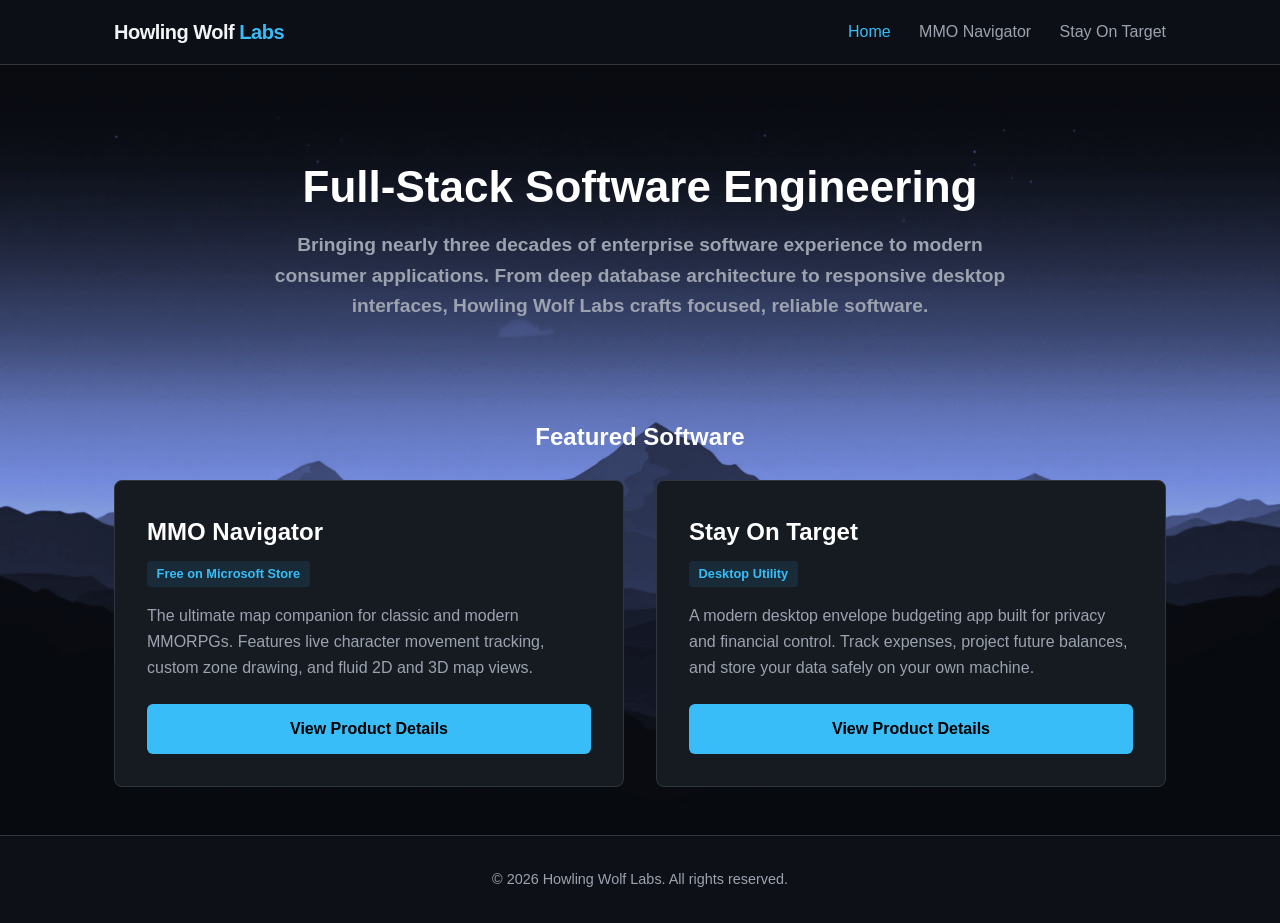
<file: index.html>
<!DOCTYPE html>
<html lang="en">
<head>
  <meta charset="UTF-8">
  <meta name="viewport" content="width=device-width, initial-scale=1.0">
  <title>Howling Wolf Labs | Software Engineering</title>
  <link rel="stylesheet" href="styles.css">
</head>
<body>

  <header>
    <div class="nav-container">
      <a href="index.html" class="brand-logo">Howling Wolf <span>Labs</span></a>
      <nav>
        <a href="index.html" class="active">Home</a>
        <a href="mmo-navigator.html">MMO Navigator</a>
        <a href="stay-on-target.html">Stay On Target</a>
      </nav>
    </div>
  </header>
<div class="main-background">

  <main>
    <section class="hero hero-dark">
      <h1>Full-Stack Software Engineering</h1>
      <p>Bringing nearly three decades of enterprise software experience to modern consumer applications. From deep database architecture to responsive desktop interfaces, Howling Wolf Labs crafts focused, reliable software.</p>
    </section>

    <h2 style="margin-bottom: 1.5rem; text-align: center;">Featured Software</h2>

    <div class="grid">
      <!-- MMO Navigator Card -->
      <div class="card">
        <div>
          <h2>MMO Navigator</h2>
          <span class="badge">Free on Microsoft Store</span>
          <p>The ultimate map companion for classic and modern MMORPGs. Features live character movement tracking, custom zone drawing, and fluid 2D and 3D map views.</p>
        </div>
        <a href="mmo-navigator.html" class="btn">View Product Details</a>
      </div>

      <!-- Stay On Target Card -->
      <div class="card">
        <div>
          <h2>Stay On Target</h2>
          <span class="badge">Desktop Utility</span>
          <p>A modern desktop envelope budgeting app built for privacy and financial control. Track expenses, project future balances, and store your data safely on your own machine.</p>
        </div>
        <a href="stay-on-target.html" class="btn">View Product Details</a>
      </div>
    </div>
  </main>
</div>

  <footer>
    <p>&copy; 2026 Howling Wolf Labs. All rights reserved.</p>
  </footer>

</body>
</html>
</file>
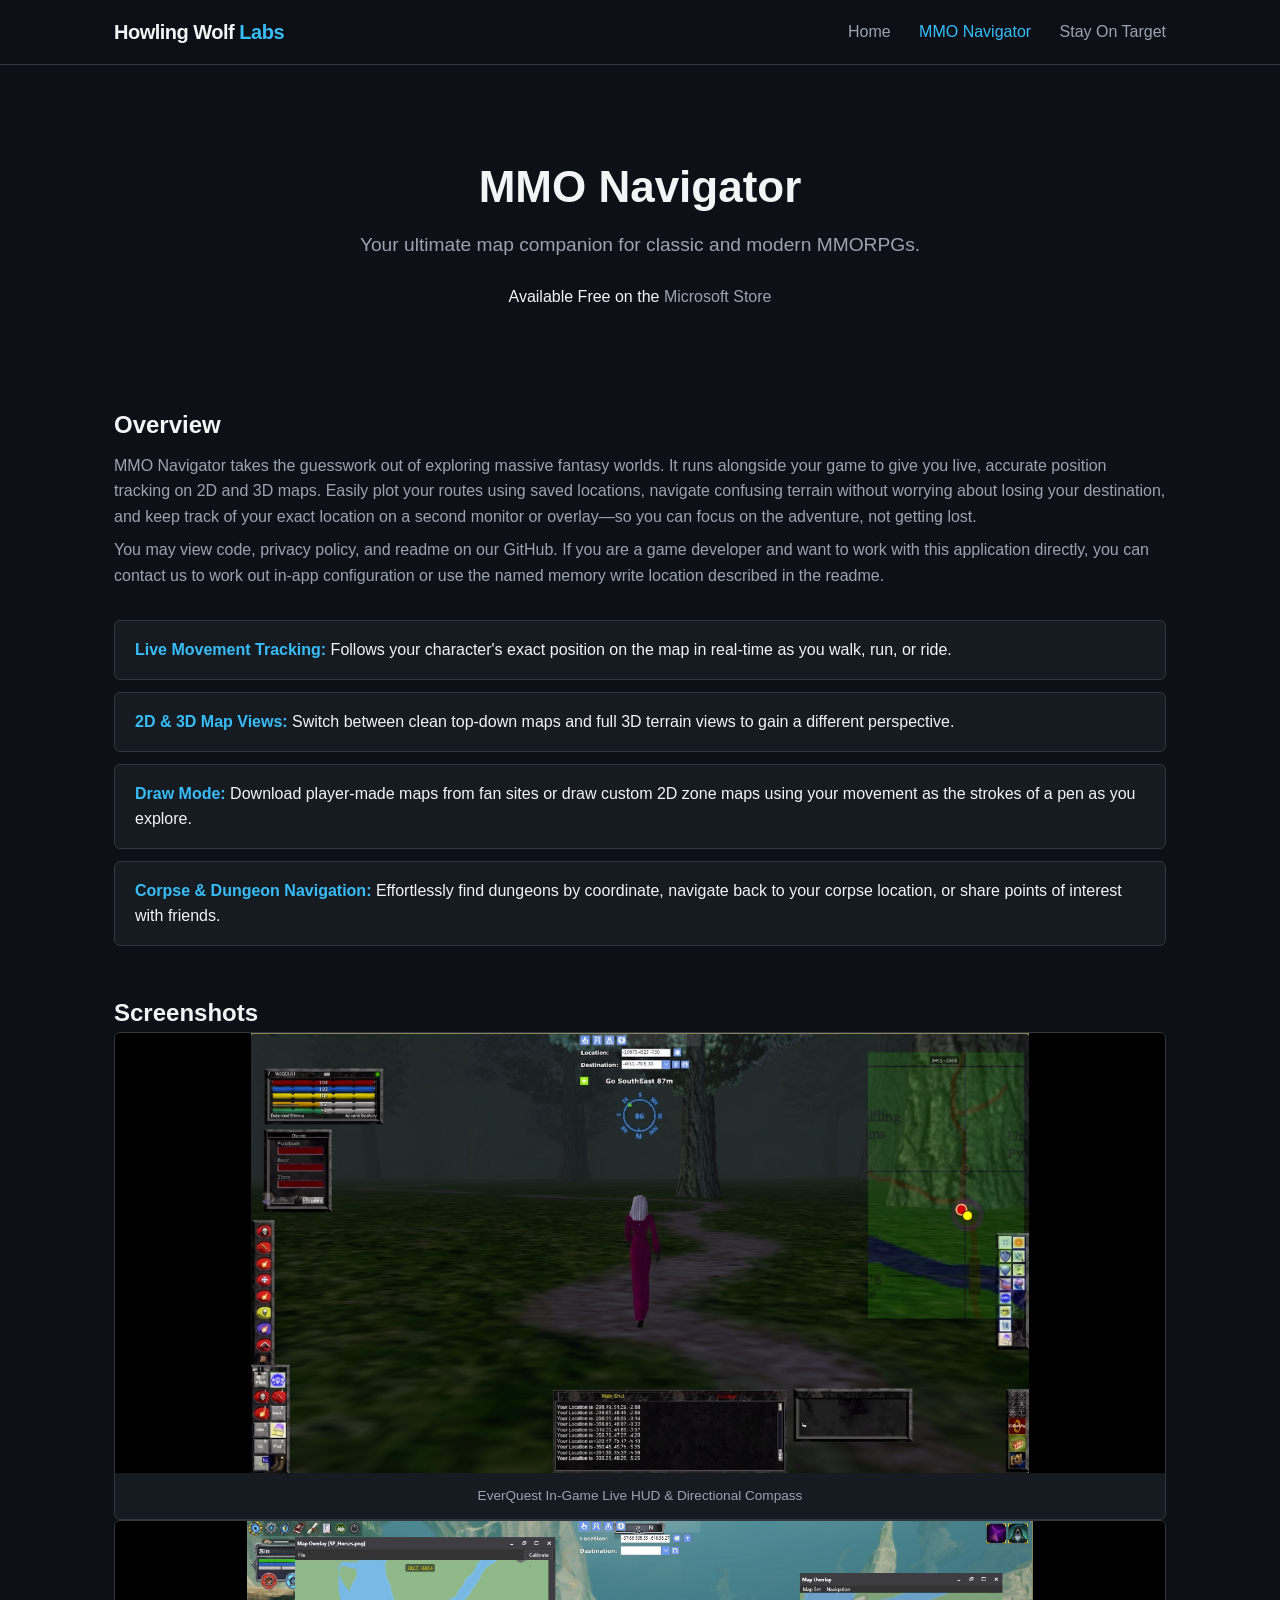
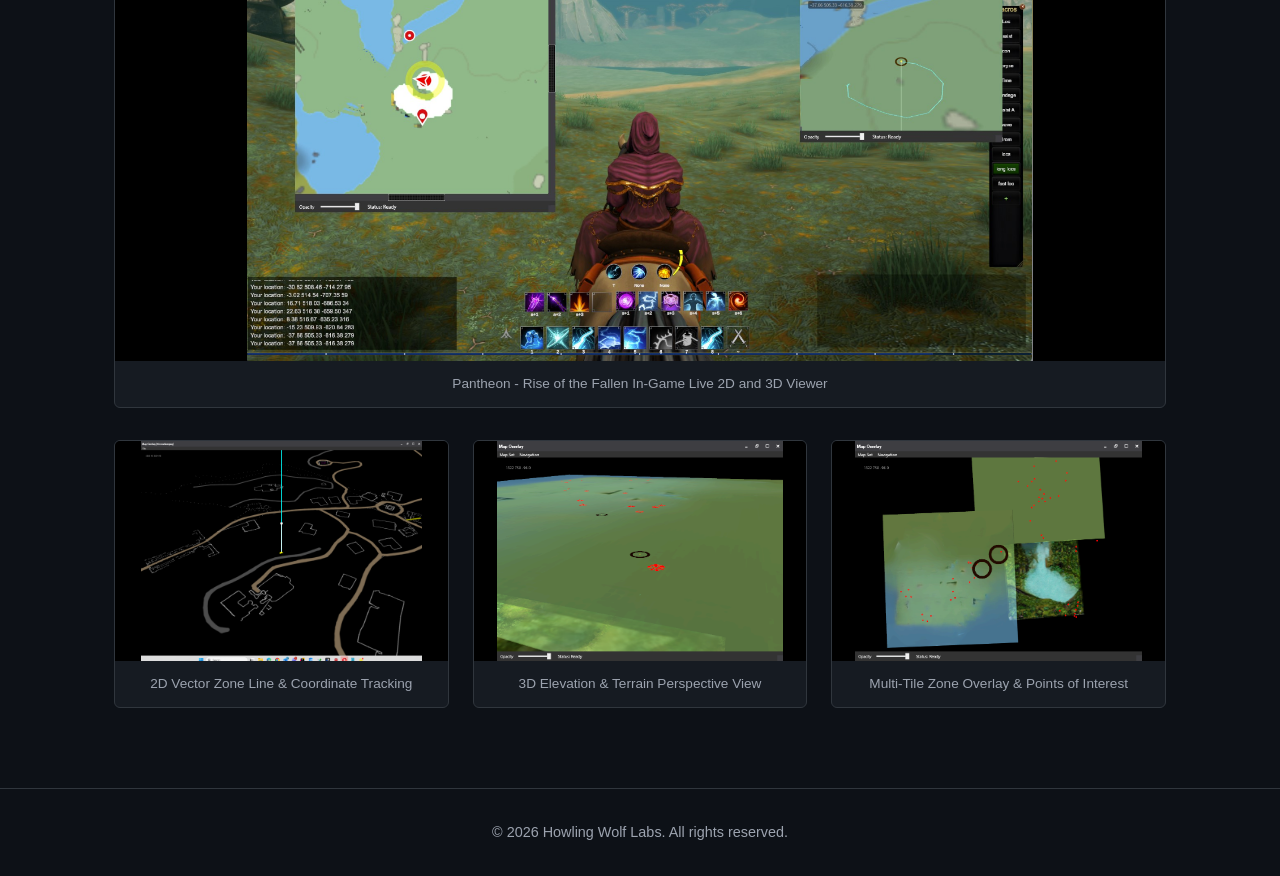
<file: mmo-navigator.html>
<!DOCTYPE html>
<html lang="en">
<head>
  <meta charset="UTF-8">
  <meta name="viewport" content="width=device-width, initial-scale=1.0">
  <title>MMO Navigator | Howling Wolf Labs</title>
  <link rel="stylesheet" href="styles.css">
</head>
<body>

  <header>
    <div class="nav-container">
      <a href="index.html" class="brand-logo">Howling Wolf <span>Labs</span></a>
      <nav>
        <a href="index.html">Home</a>
        <a href="mmo-navigator.html" class="active">MMO Navigator</a>
        <a href="stay-on-target.html">Stay On Target</a>
      </nav>
    </div>
  </header>

  <main>
    <section class="hero">
      <h1>MMO Navigator</h1>
      <p>Your ultimate map companion for classic and modern MMORPGs.</p>
      <div style="margin-top: 1.5rem;">
        <span class="badge" style="font-size: 1rem; padding: 0.4rem 1rem;">Available Free on the <a href="https://apps.microsoft.com/detail/9nkb40c027n7?hl=en-US&gl=US" alt="store listing">Microsoft Store</a></span>
      </div>
    </section>

    <section>
      <h2>Overview</h2>
      <p style="color: var(--text-muted); margin-top: 0.5rem;">
        MMO Navigator takes the guesswork out of exploring massive fantasy worlds. It runs alongside your game to give you live, accurate position tracking on 2D and 3D maps. Easily plot your routes using saved locations, navigate confusing terrain without worrying about losing your destination, and keep track of your exact location on a second monitor or overlay—so you can focus on the adventure, not getting lost.
      </p>

      <p style="color: var(--text-muted); margin-top: 0.5rem;">
        You may view code, privacy policy, and readme on our <a href="https://github.com/johnrigsby1970/MMONavigator" title="GitHub repo" target="_GitHub">GitHub</a>. If you are a game developer and want to work with this application directly, you can contact us to work out in-app configuration or use the named memory write location described in the readme.
      </p>

      <ul class="features-list">
        <li><strong>Live Movement Tracking:</strong> Follows your character's exact position on the map in real-time as you walk, run, or ride.</li>
        <li><strong>2D & 3D Map Views:</strong> Switch between clean top-down maps and full 3D terrain views to gain a different perspective.</li>
        <li><strong>Draw Mode:</strong> Download player-made maps from fan sites or draw custom 2D zone maps using your movement as the strokes of a pen as you explore.</li>
        <li><strong>Corpse & Dungeon Navigation:</strong> Effortlessly find dungeons by coordinate, navigate back to your corpse location, or share points of interest with friends.</li>
      </ul>
    </section>

    <section style="margin-top: 3rem;">
      <h2>Screenshots</h2>
        <div class="gallery-item gallery-item-big">
          <img src="assets/Screenshot 2026-09-18 104952.png" alt="In-Game HUD Overlay">
          <p>EverQuest In-Game Live HUD & Directional Compass</p>
        </div>
        <div class="gallery-item gallery-item-big">
          <img src="assets/Screenshot 2026-09-18 104630.png" alt="In-Game HUD Overlay">
          <p>Pantheon - Rise of the Fallen In-Game Live 2D and 3D Viewer</p>
        </div>
      </div>

      <div class="gallery">
        <div class="gallery-item">
          <img src="assets/Screenshot 2026-08-17 093615.png" alt="2D Zone Line Map">
          <p>2D Vector Zone Line & Coordinate Tracking</p>
        </div>
        <div class="gallery-item">
          <img src="assets/Screenshot 2026-08-21 115221.png" alt="3D Terrain Perspective View">
          <p>3D Elevation & Terrain Perspective View</p>
        </div>
        <div class="gallery-item">
          <img src="assets/Screenshot 2026-08-21 115256.png" alt="Overhead Multi-Zone Overlay">
          <p>Multi-Tile Zone Overlay & Points of Interest</p>
        </div>
      </div>
    </section>
  </main>

  <footer>
    <p>&copy; 2026 Howling Wolf Labs. All rights reserved.</p>
  </footer>

</body>
</html>
</file>
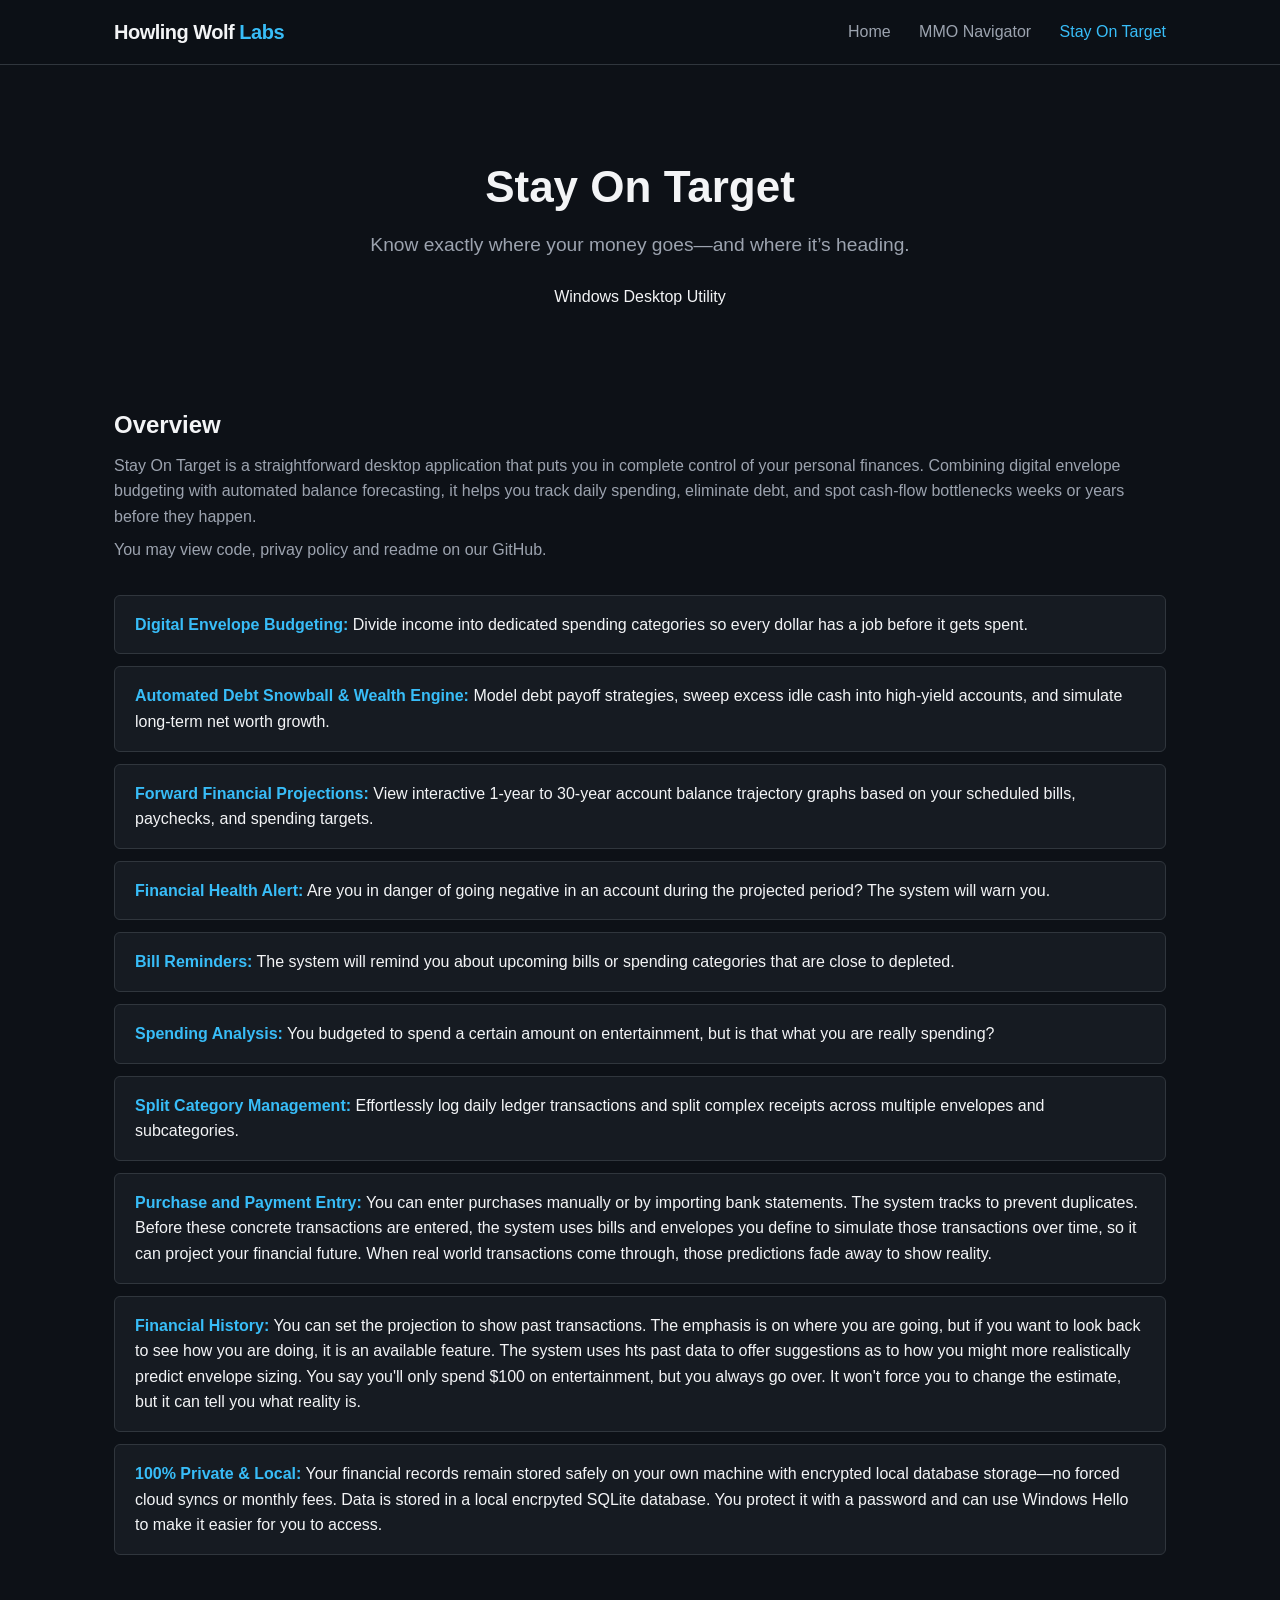
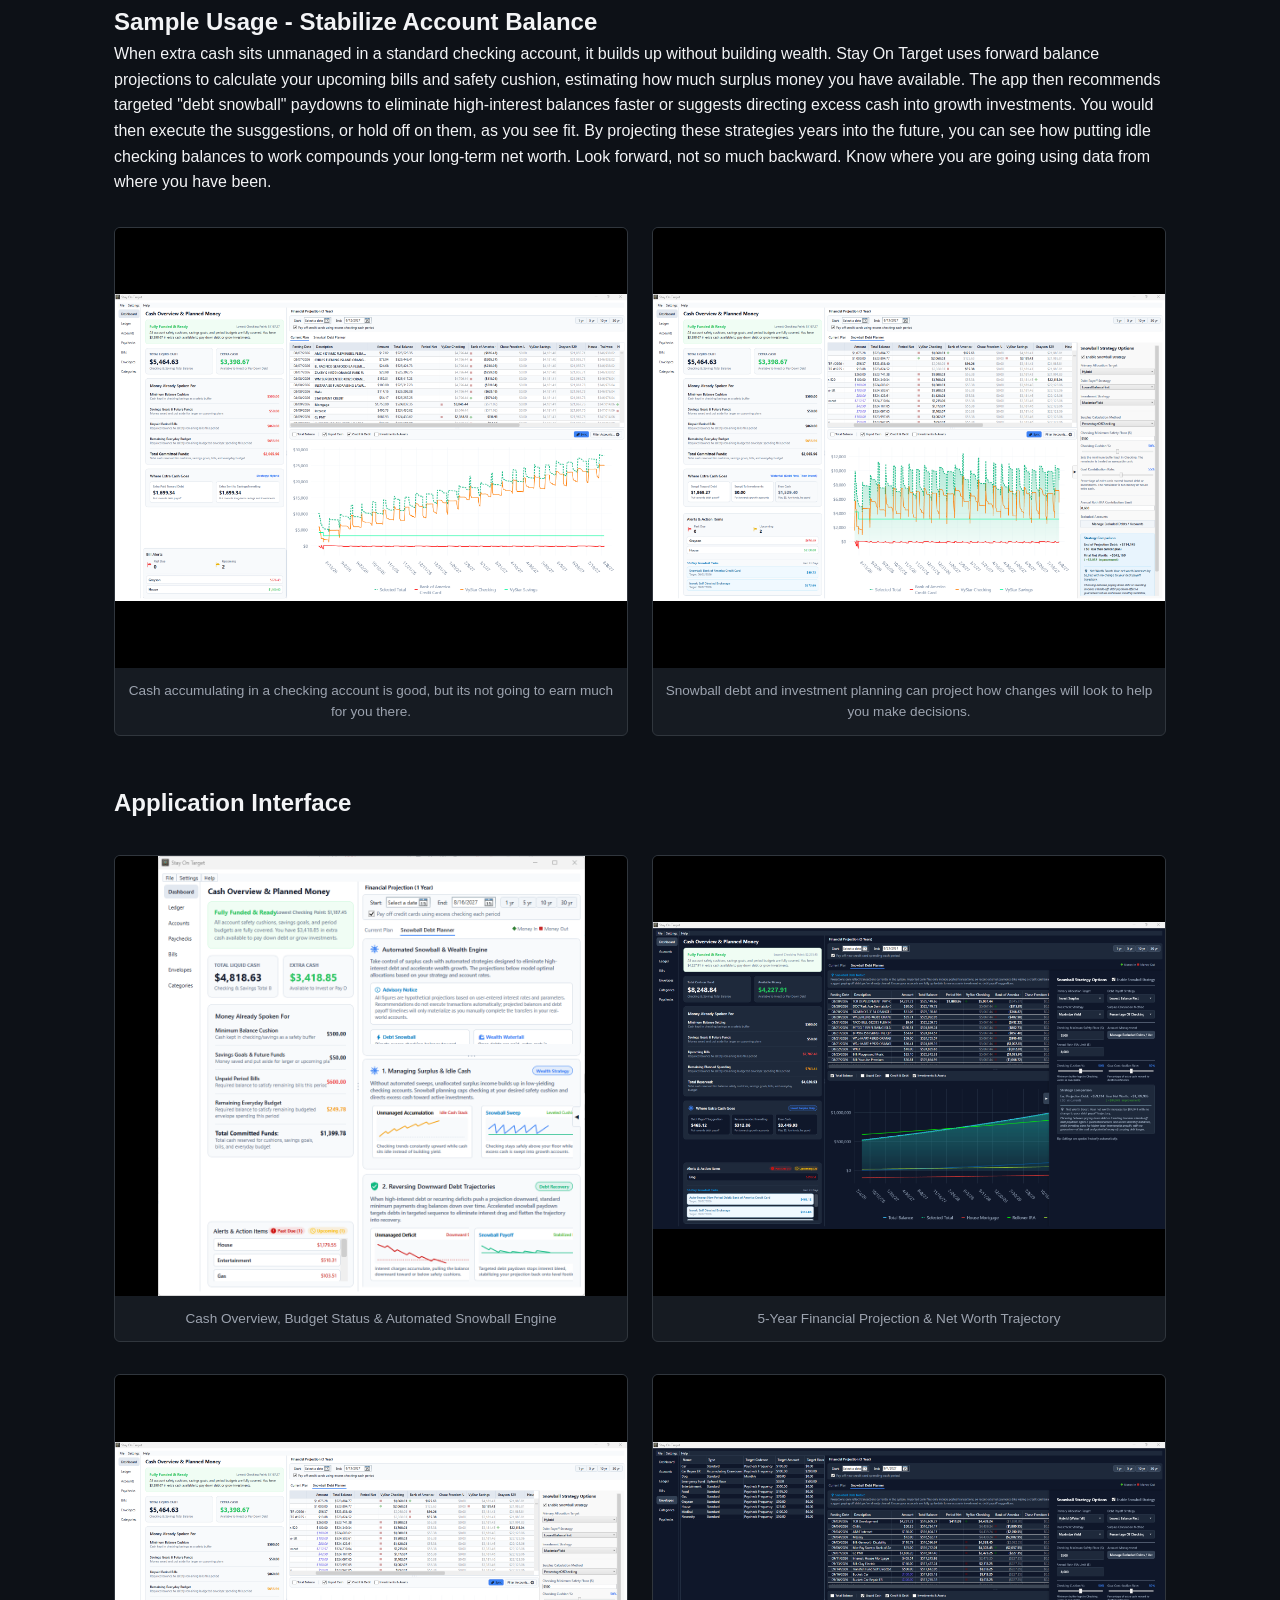
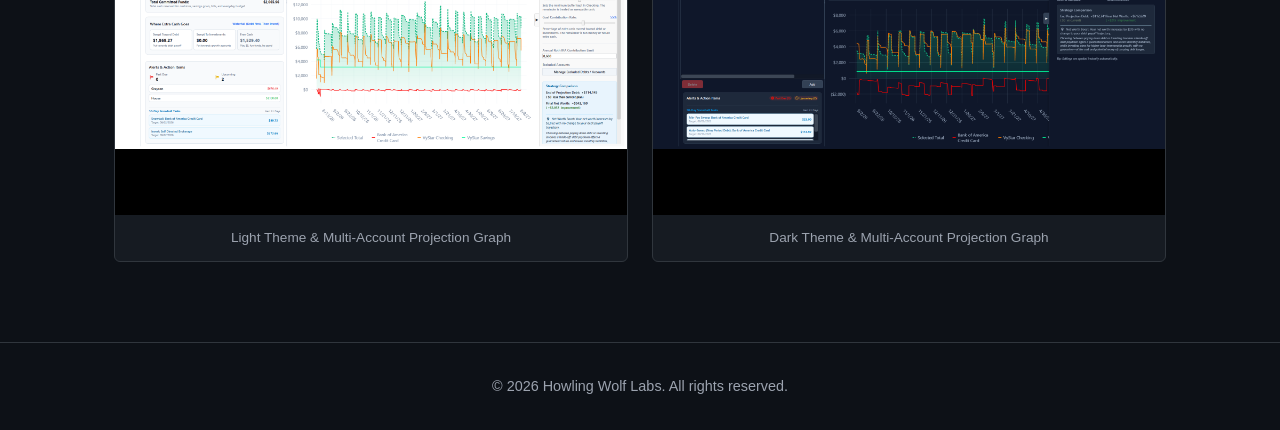
<file: stay-on-target.html>
<!DOCTYPE html>
<html lang="en">
<head>
  <meta charset="UTF-8">
  <meta name="viewport" content="width=device-width, initial-scale=1.0">
  <title>Stay On Target | Howling Wolf Labs</title>
  <link rel="stylesheet" href="styles.css">
</head>
<body>

  <header>
    <div class="nav-container">
      <a href="index.html" class="brand-logo">Howling Wolf <span>Labs</span></a>
      <nav>
        <a href="index.html">Home</a>
        <a href="mmo-navigator.html">MMO Navigator</a>
        <a href="stay-on-target.html" class="active">Stay On Target</a>
      </nav>
    </div>
  </header>

  <main>
    <section class="hero">
      <h1>Stay On Target</h1>
      <p>Know exactly where your money goes—and where it’s heading.</p>
      <div style="margin-top: 1.5rem;">
        <span class="badge" style="font-size: 1rem; padding: 0.4rem 1rem;">Windows Desktop Utility</span>
      </div>
    </section>

    <section>
      <h2>Overview</h2>
      <p style="color: var(--text-muted); margin-top: 0.5rem;">
        Stay On Target is a straightforward desktop application that puts you in complete control of your personal finances. Combining digital envelope budgeting with automated balance forecasting, it helps you track daily spending, eliminate debt, and spot cash-flow bottlenecks weeks or years before they happen.
      </p>

      <p style="color: var(--text-muted); margin-top: 0.5rem;">
        You may view code, privay policy and readme on our <a href="https://github.com/johnrigsby1970/StayOnTarget" title="GitHub repo" target="_GitHub">GitHub</a>.
      </p>

      <ul class="features-list">
        <li><strong>Digital Envelope Budgeting:</strong> Divide income into dedicated spending categories so every dollar has a job before it gets spent.</li>
        <li><strong>Automated Debt Snowball & Wealth Engine:</strong> Model debt payoff strategies, sweep excess idle cash into high-yield accounts, and simulate long-term net worth growth.</li>
        <li><strong>Forward Financial Projections:</strong> View interactive 1-year to 30-year account balance trajectory graphs based on your scheduled bills, paychecks, and spending targets.</li>
        <li><strong>Financial Health Alert:</strong> Are you in danger of going negative in an account during the projected period? The system will warn you.</li>
<li><strong>Bill Reminders:</strong> The system will remind you about upcoming bills or spending categories that are close to depleted.</li>       
<li><strong>Spending Analysis:</strong> You budgeted to spend a certain amount on entertainment, but is that what you are really spending?</li>  
<li><strong>Split Category Management:</strong> Effortlessly log daily ledger transactions and split complex receipts across multiple envelopes and subcategories.</li>
<li><strong>Purchase and Payment Entry:</strong> You can enter purchases manually or by importing bank statements. The system tracks to prevent duplicates. Before these concrete transactions are entered, the system uses bills and envelopes you define to simulate those transactions over time, so it can project your financial future. When real world transactions come through, those predictions fade away to show reality.</li>
<li><strong>Financial History:</strong> You can set the projection to show past transactions. The emphasis is on where you are going, but if you want to look back to see how you are doing, it is an available feature. The system uses hts past data to offer suggestions as to how you might more realistically predict envelope sizing. You say you'll only spend $100 on entertainment, but you always go over. It won't force you to change the estimate, but it can tell you what reality is.</li>
        <li><strong>100% Private & Local:</strong> Your financial records remain stored safely on your own machine with encrypted local database storage—no forced cloud syncs or monthly fees. Data is stored in a local encrpyted SQLite database. You protect it with a password and can use Windows Hello to make it easier for you to access.</li>
      </ul>
    </section>

    <section style="margin-top: 3rem;">
      <h2>Sample Usage - Stabilize Account Balance</h2>
<p>When extra cash sits unmanaged in a standard checking account, it builds up without building wealth. Stay On Target uses forward balance projections to calculate your upcoming bills and safety cushion, estimating how much surplus money you have available. The app then recommends targeted "debt snowball" paydowns to eliminate high-interest balances faster or suggests directing excess cash into growth investments. You would then execute the susggestions, or hold off on them, as you see fit. By projecting these strategies years into the future, you can see how putting idle checking balances to work compounds your long-term net worth. Look forward, not so much backward. Know where you are going using data from where you have been.</p>
      <div class="gallery">
        <div class="gallery-item gallery-item-big">
          <img src="assets/Screenshot 2026-08-12 233937.png" alt="Stay On Target Dashboard Overview">
          <p>Cash accumulating in a checking account is good, but its not going to earn much for you there.</p>
        </div>
        <div class="gallery-item gallery-item-big">
          <img src="assets/Screenshot 2026-08-13 143801.png" alt="Snowball Debt Interface & Financial Projections">
          <p>Snowball debt and investment planning can project how changes will look to help you make decisions.</p>
        </div>
      </div>
    </section>

    <section style="margin-top: 3rem;">
      <h2>Application Interface</h2>
      <div class="gallery">
        <div class="gallery-item gallery-item-big">
          <img src="assets/Screenshot 2026-08-16 195736.png" alt="Stay On Target Dashboard Overview">
          <p>Cash Overview, Budget Status & Automated Snowball Engine</p>
        </div>
        <div class="gallery-item gallery-item-big">
          <img src="assets/Screenshot 2026-08-23 111856.png" alt="Long-Term Multi-Year Wealth Trajectory">
          <p>5-Year Financial Projection & Net Worth Trajectory</p>
        </div>
      </div>
      <div class="gallery">
        <div class="gallery-item gallery-item-big">
          <img src="assets/Screenshot 2026-08-13 143801.png" alt="Dark Mode Interface & Financial Projections">
          <p>Light Theme & Multi-Account Projection Graph</p>
        </div>
        <div class="gallery-item gallery-item-big">
          <img src="assets/Screenshot 2026-09-04 143445.png" alt="Dark Mode Interface & Financial Projections">
          <p>Dark Theme & Multi-Account Projection Graph</p>
        </div>
      </div>

    </section>
  </main>

  <footer>
    <p>&copy; 2026 Howling Wolf Labs. All rights reserved.</p>
  </footer>

</body>
</html>
</file>
<file: styles.css>
/* Howling Wolf Labs - Modern Dark/Clean Theme */
:root {
  --bg-color: #0d1117;
  --card-bg: #161b22;
  --accent-color: #38bdf8;
  --accent-hover: #0284c7;
  --text-main: #f3f4f6;
  --text-muted: #9ca3af;
  --border-color: #30363d;
  --font-family: -apple-system, BlinkMacSystemFont, "Segoe UI", Roboto, Helvetica, Arial, sans-serif;
}

* {
  box-sizing: border-box;
  margin: 0;
  padding: 0;
}

body {
  background-color: var(--bg-color);
  color: var(--text-main);
  font-family: var(--font-family);
  line-height: 1.6;
  display: flex;
  flex-direction: column;
  min-height: 100vh;
}

/* Header & Navigation */
header {
  border-bottom: 1px solid var(--border-color);
  background-color: rgba(13, 17, 23, 0.9);
  position: sticky;
  top: 0;
  z-index: 100;
  backdrop-filter: blur(8px);
}

.nav-container {
  max-width: 1100px;
  margin: 0 auto;
  display: flex;
  justify-content: space-between;
  align-items: center;
  padding: 1rem 1.5rem;
}

.brand-logo {
  font-size: 1.25rem;
  font-weight: 700;
  color: var(--text-main);
  text-decoration: none;
  letter-spacing: -0.5px;
}

.brand-logo span {
  color: var(--accent-color);
}

nav a {
  color: var(--text-muted);
  text-decoration: none;
  margin-left: 1.5rem;
  font-weight: 500;
  transition: color 0.2s;
}

nav a:hover, nav a.active {
  color: var(--accent-color);
}

a {
  color: var(--text-muted);
  text-decoration: none;
  font-weight: 500;
  transition: color 0.2s;
}

a:hover, nav a.active {
  color: var(--accent-color);
}

/* Main Content & Layout */
main {
  flex: 1;
  max-width: 1100px;
  width: 100%;
  margin: 0 auto;
  padding: 3rem 1.5rem;
}

.hero {
  text-align: center;
  padding: 3rem 1rem;
  max-width: 800px;
  margin: 0 auto 3rem auto;
}

.hero h1 {
  font-size: 2.75rem;
  margin-bottom: 1rem;
  line-height: 1.2;
}

.hero p {
  font-size: 1.2rem;
  color: var(--text-muted);
}

.hero-dark p {
  font-size: 1.2rem;
font-weight: 600;
color: var(--text-muted);


}

.main-background {
  position: relative;
  min-height: 400px;
  overflow: hidden; /* Keeps the filtered background contained */
  color: #ffffff;    /* Ensures text remains crisp and untouched */
}

.main-background::before {
content: "";
  position: absolute;
  top: 0;
  left: 0;
  width: 100%;
  height: 100%;
  z-index: 1; /* Places the background behind container content */
background-color: #A895F7;
  background-image: 

   /* url('assets/PXL_20250718_213956216.PANO.jpg'); */

url('assets/StockCake-Purple_Mountain_Majesty-1665929-standard.jpg');

background-blend-mode: multiply;
  background-size: cover;
  background-position: center;
  background-repeat: no-repeat;
/*filter: contrast(180%) saturate(190%) invert(10%) hue-rotate(190deg); */

filter: contrast(120%) sepia(100%) hue-rotate(190deg) saturate(240%);
  opacity: 0.85; /* Softens overall intensity */
}

.main-background > * {
  position: relative;
  z-index: 2;
}

/* Product Cards Grid */
.grid {
  display: grid;
  grid-template-columns: repeat(auto-fit, minmax(320px, 1fr));
  gap: 2rem;
}

.card {
  background-color: var(--card-bg);
  border: 1px solid var(--border-color);
  border-radius: 8px;
  padding: 2rem;
  display: flex;
  flex-direction: column;
  justify-content: space-between;
  transition: transform 0.2s, border-color 0.2s;
}

.card:hover {
  border-color: var(--accent-color);
  transform: translateY(-2px);
}

.card h2 {
  font-size: 1.5rem;
  margin-bottom: 0.5rem;
}

.card .badge {
  display: inline-block;
  background-color: rgba(56, 189, 248, 0.1);
  color: var(--accent-color);
  font-size: 0.8rem;
  padding: 0.2rem 0.6rem;
  border-radius: 4px;
  margin-bottom: 1rem;
  font-weight: 600;
}

.card p {
  color: var(--text-muted);
  margin-bottom: 1.5rem;
}

/* Buttons */
.btn {
  display: inline-block;
  background-color: var(--accent-color);
  color: #000;
  padding: 0.75rem 1.25rem;
  border-radius: 6px;
  font-weight: 600;
  text-decoration: none;
  text-align: center;
  transition: background-color 0.2s;
}

.btn:hover {
  background-color: var(--accent-hover);
}

.btn-secondary {
  background-color: transparent;
  color: var(--text-main);
  border: 1px solid var(--border-color);
}

.btn-secondary:hover {
  background-color: var(--border-color);
}

/* Image Galleries */
.gallery {
  display: grid;
  grid-template-columns: repeat(auto-fit, minmax(280px, 1fr));
  gap: 1.5rem;
  margin: 2rem 0;
}

.gallery-item {
  background: var(--card-bg);
  border: 1px solid var(--border-color);
  border-radius: 6px;
  overflow: hidden;
}

.gallery-item img {
  width: 100%;
  height: 220px;
  object-fit: contain; /* Keeps original aspect ratio with letterboxing */
  background-color: #000;
  display: block;
}

.gallery-item p {
  padding: 0.75rem;
  font-size: 0.85rem;
  color: var(--text-muted);
  text-align: center;
}

.gallery-item-big img {
  width: 100%;
  height: 440px;
}

/* Feature Bullet Lists */
.features-list {
  margin: 2rem 0;
  list-style-type: none;
}

.features-list li {
  background: var(--card-bg);
  border: 1px solid var(--border-color);
  padding: 1rem 1.25rem;
  border-radius: 6px;
  margin-bottom: 0.75rem;
}

.features-list strong {
  color: var(--accent-color);
}

/* Footer */
footer {
  border-top: 1px solid var(--border-color);
  padding: 2rem 1.5rem;
  text-align: center;
  color: var(--text-muted);
  font-size: 0.9rem;
}
</file>
